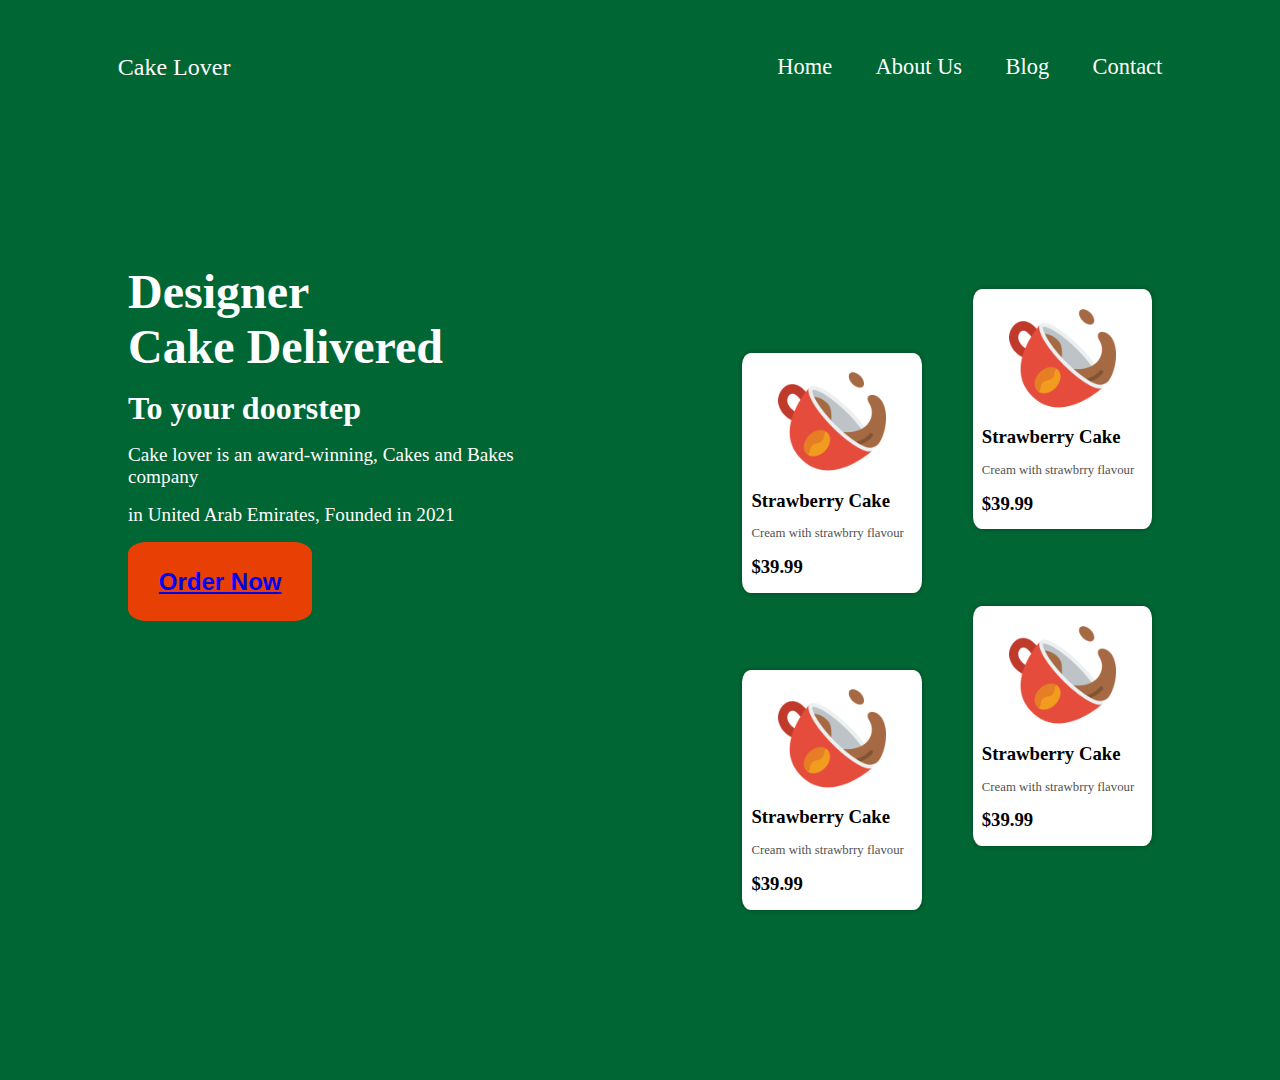
<file: index.html>
<!DOCTYPE html>
<html lang="en">
<head>
    <meta charset="UTF-8">
    <meta http-equiv="X-UA-Compatible" content="IE=edge">
    <meta name="viewport" content="width=device-width, initial-scale=1.0">
    <title>Document</title>
    <link rel="stylesheet" href="css/landing.css">
</head>
<body>
    <div class="upper-container">
        <header>
            <nav>
                <ul>
                    <li>Cake Lover</li>
                    <li>Home</li>
                    <li>About Us</li>
                    <li>Blog</li>
                    <li>Contact</li>
                </ul>
            </nav>
        </header>

        <section class="hero-section">
            <div class="left-section">
                <hgroup>
                    <h1>Designer</h1>
                    <h1>Cake Delivered</h1>
                    <h2>To your doorstep</h1>
                </hgroup>
                <p>Cake lover is an award-winning, Cakes and Bakes company</p>
                <p>in United Arab Emirates, Founded in 2021</p>
                <button><a href="#">Order Now</a></button>
            </div>
            <div class="right-section">
                <div class="card">
                    <img src="assets/cup.png">
                    <h3>Strawberry Cake</h3>
                    <p>Cream with strawbrry flavour</p>
                    <h3>$39.99</h3>
                </div>
            
            <div class="card">
                <img src="assets/cup.png">
                <h3>Strawberry Cake</h3>
                <p>Cream with strawbrry flavour</p>
                <h3>$39.99</h3>
            </div>
            <div class="card">
                <img src="assets/cup.png">
                <h3>Strawberry Cake</h3>
                <p>Cream with strawbrry flavour</p>
                <h3>$39.99</h3>
            </div>
            <div class="card">
                <img src="assets/cup.png">
                <h3>Strawberry Cake</h3>
                <p>Cream with strawbrry flavour</p>
                <h3>$39.99</h3>
            </div>
            </div>
        </section>
    </div>
</body>
</html>
</file>
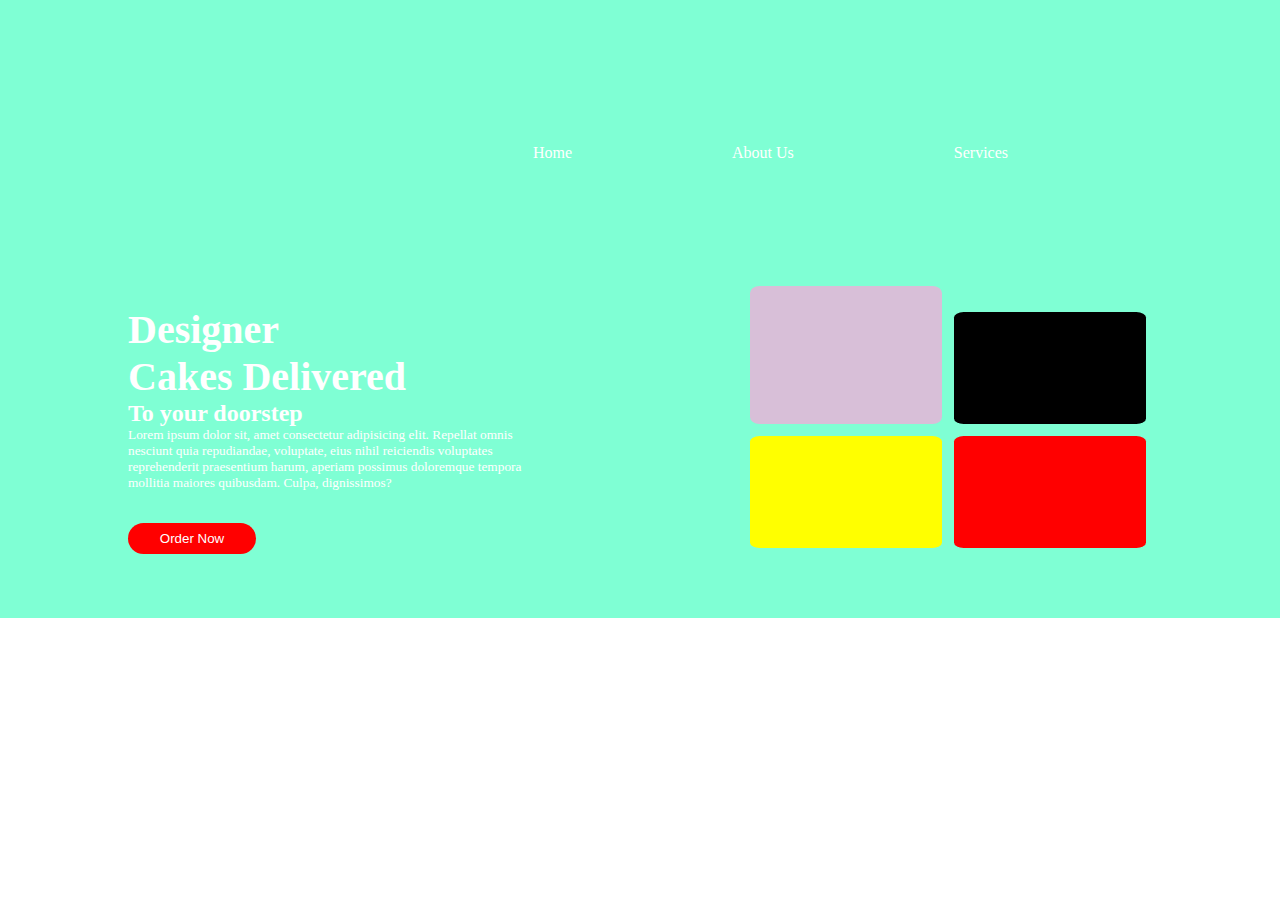
<file: html/landing_page.html>
<!DOCTYPE html>
<html lang="en">
<head>
    <meta charset="UTF-8">
    <meta http-equiv="X-UA-Compatible" content="IE=edge">
    <meta name="viewport" content="width=device-width, initial-scale=1.0">
    <title>Landing_Page</title>
    <link rel="stylesheet" href="../css/landing_page.css">
</head>
<body>
    <div class="upper-container">
        <header>
            <nav>
                <ul>
                    <!-- <li>Cake something</li> -->
                    <li>Home</li>
                    <li>About Us</li>
                    <li>Services</li>
                </ul>
            </nav>
        </header>
        
        <section class="hero-section">
            <div class="left-section">
                <hgroup>
                    <h1>Designer</h1>
                    <h1>Cakes Delivered</h1>
                    <h2>To your doorstep</h2>
                </hgroup>
                <p>Lorem ipsum dolor sit, amet consectetur adipisicing elit. Repellat omnis nesciunt quia repudiandae, voluptate, eius nihil reiciendis voluptates reprehenderit praesentium harum, aperiam possimus doloremque tempora mollitia maiores quibusdam. Culpa, dignissimos?</p>
                <button>Order Now</button>
            </div>
           <div class="right-section">
            <div class="card">
                <div class="box"></div>
                <div class="box"></div>
                <div class="box"></div>
                <div class="box"></div>
            </div> <div class="card">
                <div class="box"></div>
                <div class="box"></div>
                <div class="box"></div>
                <div class="box"></div>
            </div>
            <div class="card">
                <div class="box"></div>
                <div class="box"></div>
                <div class="box"></div>
                <div class="box"></div>
            </div>
            <div class="card">
                <div class="box"></div>
                <div class="box"></div>
                <div class="box"></div>
                <div class="box"></div>
            </div>
           </div>
        </section>
    </div>
</body>
</html>
</file>
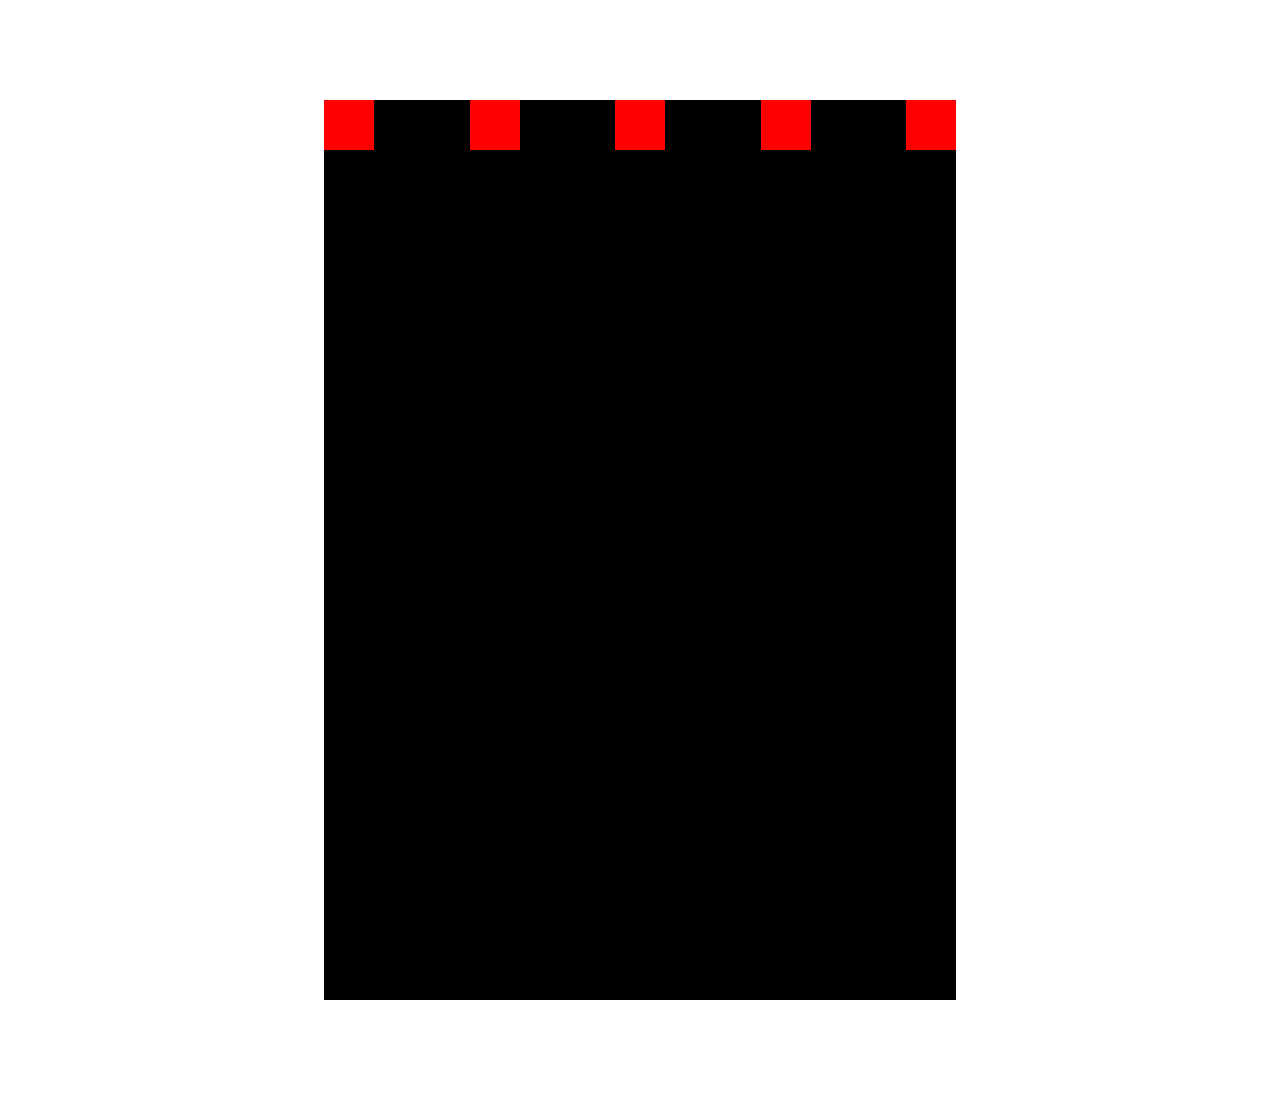
<file: html/position.html>
<!DOCTYPE html>
<html lang="en">
<head>
    <meta charset="UTF-8">
    <meta http-equiv="X-UA-Compatible" content="IE=edge">
    <meta name="viewport" content="width=device-width, initial-scale=1.0">
    <title>Document</title>
    <script src="../js/main.js"></script>
    <style>
        .outer-div{
            background-color: black;
            width: 50%;
            height: 100vh;
            margin: 100px auto;
            display: flex;
            justify-content: space-between;
        }

        .inner-div{
            background-color: red;
            width: 50px;
            height: 50px;
            /* padding: 20px; */
            position: sticky;
            top: 0px;
        }
    </style>
</head>
<body>
    <div class="outer-div">
        <div class="inner-div"></div>
        <div class="inner-div"></div>
        <div class="inner-div"></div>
        <div class="inner-div"></div>
        <div class="inner-div"></div>
    </div>
</body>
</html>
</file>
<file: css/landing.css>
*{
    margin: 0;
    padding: 0;
}
/* body{

} */
.upper-container{
    width: 100%;
    height: 120vh;
    background-color: #063;
    color: #ffffff;
}
.upper-container > header > nav > ul{
    width: 85%;
    margin: 0 auto;
    display: flex;
    justify-content: flex-end;
    list-style-type: none;
}
.upper-container > header > nav > ul > li{
    margin: 5% 2%;
    color: #ffffff;
    font-size: 1.4em;
    cursor: pointer;
}
.upper-container > header > nav > ul > li:first-child{
    margin-right: auto;
    font-size: 1.5em;
}
.hero-section{
    width: 80%;
    margin: 10% auto 5%;
    display: flex;
    justify-content: space-between;
}
.hero-section > .left-section{
    width: 40%;
}
.hero-section > .left-section hgroup{
    margin: 0%;
}
.hero-section > .left-section hgroup > h1{
    font-size: 3em;
    margin: 0%;
}
.hero-section > .left-section hgroup > h2, h2{
    font-size: 2em;
    margin: 4% 0;
}
.hero-section > .left-section p{
    font-size: 1.2em;
    margin: 4% 0;
}
.hero-section > .right-section{
    width: 50%;
    display: flex;
    flex-wrap: wrap;
    justify-content: flex-end;
    position: relative;
}
.hero-section > .right-section > .card{
    background-color: #fff;
    border-radius: 5%;
    width: 35%;
    height: 15em;
    margin: 5% 0 10% 10%;
    box-shadow: 0 0 5px rgba(0, 0, 0, 0.3);
    color: black;
    display: flex;
    flex-flow: column nowrap;
    justify-content: space-evenly;
}
.hero-section > .right-section > .card:nth-of-type(odd){
    position: relative;
    top: 10%;
}
.hero-section > .right-section > .card > img{
    width: 60%;
    align-self: center;
}
.hero-section > .right-section > .card > h3{
    margin-left: 5%;
}
.hero-section > .right-section > .card > p{
    font-size: 0.8em;
    opacity: 0.7;
    margin-left: 5%;
}
button{
    width: 45%;
    height: 12.5%;
    font-size: 1.5em;
    font-weight: 700;
    color: #ffffff;
    background-color: rgba(255, 60, 0, 0.91);
    border: none;
    border-radius: 10% / 15%;
    cursor: pointer;
}


@media  screen and (min-width: 200px)
and (max-width: 900px) {
    button{
        width: 75%;
        font-size: 1em;
        font-weight: 700;
    }

    .hero-section > .right-section > .card{
    background-color: #fff;
    border-radius: 5%;
    width: 100%;
    height: 15em;
    margin: 10% 0 0 5%;
}

.hero-section > .right-section > .card:nth-of-type(even){
    display: none;
}
}
</file>
<file: css/landing_page.css>
*{
    margin: 0;
    padding: 0;
}
body{
    position: relative;
}
.upper-container{
    position: absolute;
    top: 0;
    left: 0;
    width: 100%;
    background-color: #7FFFD4;
}
.upper-container > header > nav > ul{
    width: 80%;
    margin: 5%;
    display: flex;
    justify-content: flex-end;
    list-style-type: none;
}
/* .upper-container > header > nav > li:last-child{
    margin-right: auto;
} */
.upper-container > header > nav > ul > li{
    /* margin-right:  0 2%; */
    padding: 5rem;
    color: #fff;
}
.hero-section{
    width: 80%;
    margin: 5% auto;
    display: flex;
    justify-content: space-between;
}
.hero-section > .left-section{
    width: 40%;
}
.hero-section > .left-section hgroup h1{
    color: white;
    font-size: 2.5rem;
}
.h2{
    color: white;
    font-size: 2.5rem;
}
button{
    margin-top: 2rem;
    width: 8rem;
    color: white;
    padding: 8px;
    background-color: red;
    border-radius: 5rem;
    border: none;
}
hgroup > h2{
    color: white;
}
.left-section> p{
    font-size: smaller;
    color: white;
}
.hero-section > .right-section{
    width: 50%;
    display: flex;
    flex-wrap: wrap;
    justify-content: flex-end;
    position: relative;
}
.hero-section > .right-section > .card{
    background-color: red;
    border-radius: 5%;
    width: 15vw;
    margin: 6px;
    
}

.hero-section > .right-section > .card:nth-child(1){
    /* position: absolute;
    top: 5%;
    left: 20%; */

    margin-top: -20px;
    background-color:green;
}
.hero-section > .right-section > .card:nth-child(2){
    /* position: absolute;
    top: 10%;
    left: 0; */
    background-color:black;
}
.hero-section > .right-section > .card:nth-child(3){
    /* position: absolute;
    top: 85%;
    left: 20%; */
    background-color: yellow;
}
.hero-section > .right-section > .card:nth-child(1){
    /* position: absolute;
    top: 5%;
    left: 20%; */
    background-color: thistle;
}
</file>
